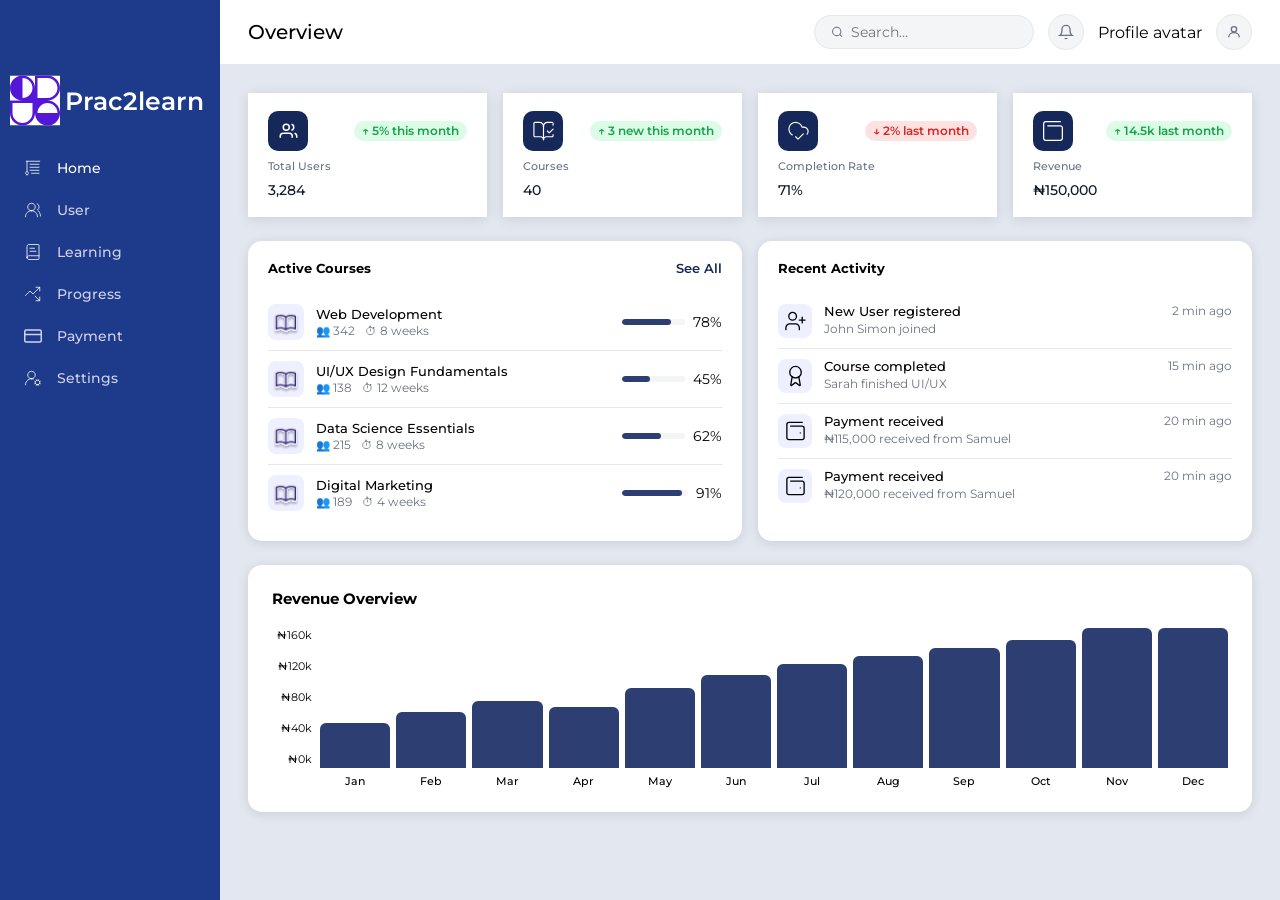
<file: Dashboard/index.html>
<!DOCTYPE html>
<html lang="en">
<head>
    <meta charset="UTF-8">
    <meta name="viewport" content="width=device-width, initial-scale=1.0">
    <title>Document</title>
    <link rel="stylesheet" href="style.css">
<link href="https://fonts.googleapis.com/css2?family=Montserrat:ital,wght@0,100..900;1,100..900&display=swap" rel="stylesheet">

</head>
<body>

 

<button class="hamburger" id="hamburger" aria-label="Open menu">
  <svg width="20" height="20" fill="none" stroke="currentColor" stroke-width="2" viewBox="0 0 24 24">
    <line x1="3" y1="6" x2="21" y2="6"/><line x1="3" y1="12" x2="21" y2="12"/><line x1="3" y1="18" x2="21" y2="18"/>
  </svg>
</button>
 
<div class="overlay" id="overlay"></div>

  <section class="sec">
    <div class="cont">
      <aside class="sidebar" id="sidebar">
        <div class="sidebar-logo">
            <div class="prac">
                <svg width="53" height="53" viewBox="0 0 53 53" fill="none" xmlns="http://www.w3.org/2000/svg"><g clip-path="url(#clip0_1159_201)"><rect width="53" height="53" fill="white"/>
            <path fill-rule="evenodd" clip-rule="evenodd" d="M13.25 0C20.5677 0 26.5 5.93222 26.5 13.25V0H39.75C47.0677 0 53 5.93222 53 13.25C53 20.5677 47.0677 26.5 39.75 26.5C47.0677 26.5 53 32.4323 53 39.75C53 43.3835 51.5373 46.6755 49.1688 49.0693L49.1192 49.1192L49.0752 49.1629C46.6809 51.535 43.3866 53 39.75 53C36.1382 53 32.8638 51.5548 30.4737 49.2112C30.4427 49.1807 30.4117 49.1499 30.3808 49.1192C30.3518 49.0902 30.3229 49.061 30.2941 49.0318C27.9474 46.6412 26.5 43.3646 26.5 39.75C26.5 47.0677 20.5677 53 13.25 53C5.93222 53 0 47.0677 0 39.75V26.5H13.25C5.93222 26.5 0 20.5677 0 13.25C0 5.93222 5.93222 0 13.25 0ZM23.85 13.25C23.85 19.1042 19.1042 23.85 13.25 23.85V2.65C19.1042 2.65 23.85 7.39578 23.85 13.25ZM50.35 39.75C50.35 33.8958 45.6042 29.15 39.75 29.15C33.8958 29.15 29.15 33.8958 29.15 39.75H50.35ZM2.65 29.15V39.75C2.65 45.6042 7.39578 50.35 13.25 50.35C19.1042 50.35 23.85 45.6042 23.85 39.75V29.15H2.65ZM29.15 23.85V2.65H39.75C45.6042 2.65 50.35 7.39578 50.35 13.25C50.35 19.1042 45.6042 23.85 39.75 23.85H29.15Z" fill="#5417D7"/>
        </g>
        <defs><clipPath id="clip0_1159_201"><rect width="53" height="53" fill="white"/></clipPath></defs></svg>
        
        <h2>Prac2learn</h2>
                    </div>
 

   <div nav-side>
    
    <a class="nav-item active" href="/Dashboard/index.html">
 
    <svg width="18" height="18" viewBox="0 0 45 45" fill="none" xmlns="http://www.w3.org/2000/svg">
<path d="M5.625 5.625H39.375" stroke="white" stroke-width="2" stroke-linecap="round" stroke-linejoin="round"/>
<path d="M37.5 13.125H15" stroke="white" stroke-width="2" stroke-linecap="round" stroke-linejoin="round"/>
<path d="M37.5 20.625H15" stroke="white" stroke-width="2" stroke-linecap="round" stroke-linejoin="round"/>
<path d="M18.75 35.625H37.5" stroke="white" stroke-width="2" stroke-linecap="round" stroke-linejoin="round"/>
<path d="M15 28.125H37.5" stroke="white" stroke-width="2" stroke-linecap="round" stroke-linejoin="round"/>
<path d="M7.5 5.625V31.875" stroke="white" stroke-width="2" stroke-linecap="round" stroke-linejoin="round"/>
<path d="M7.5 39.375C9.57107 39.375 11.25 37.6961 11.25 35.625C11.25 33.5539 9.57107 31.875 7.5 31.875C5.42893 31.875 3.75 33.5539 3.75 35.625C3.75 37.6961 5.42893 39.375 7.5 39.375Z" stroke="white" stroke-width="2" stroke-linecap="round" stroke-linejoin="round"/>
</svg>

    Home
  </a>
 
  <a class="nav-item" href="/dash/dash.html">
   
    <svg width="18" height="18" viewBox="0 0 45 45" fill="none" xmlns="http://www.w3.org/2000/svg">
<path d="M33.75 39.375C33.75 35.3968 32.1696 31.5814 29.3566 28.7684C26.5436 25.9554 22.7282 24.375 18.75 24.375C14.7718 24.375 10.9564 25.9554 8.1434 28.7684C5.33035 31.5814 3.75 35.3968 3.75 39.375" stroke="white" stroke-width="2" stroke-linecap="round" stroke-linejoin="round"/>
<path d="M18.75 24.375C23.9277 24.375 28.125 20.1777 28.125 15C28.125 9.82233 23.9277 5.625 18.75 5.625C13.5723 5.625 9.375 9.82233 9.375 15C9.375 20.1777 13.5723 24.375 18.75 24.375Z" stroke="white" stroke-width="2" stroke-linecap="round" stroke-linejoin="round"/>
<path d="M41.25 37.5C41.25 31.1812 37.5 25.3125 33.75 22.5C34.9827 21.5752 35.9683 20.3608 36.6198 18.9643C37.2713 17.5677 37.5685 16.0321 37.485 14.4934C37.4016 12.9546 36.9402 11.4602 36.1415 10.1422C35.3429 8.82434 34.2317 7.72362 32.9062 6.9375" stroke="white" stroke-width="2" stroke-linecap="round" stroke-linejoin="round"/>
</svg>

    User
  </a>
 
  <a class="nav-item" href="/Learning/index.html">
    <svg width="18" height="18" viewBox="0 0 45 45" fill="none" xmlns="http://www.w3.org/2000/svg">
<path d="M7.5 36.5625V8.4375C7.5 7.1943 7.99386 6.00201 8.87294 5.12294C9.75201 4.24386 10.9443 3.75 12.1875 3.75H35.625C36.1223 3.75 36.5992 3.94754 36.9508 4.29917C37.3025 4.65081 37.5 5.12772 37.5 5.625V39.375C37.5 39.8723 37.3025 40.3492 36.9508 40.7008C36.5992 41.0525 36.1223 41.25 35.625 41.25H12.1875C10.9443 41.25 9.75201 40.7561 8.87294 39.8771C7.99386 38.998 7.5 37.8057 7.5 36.5625ZM7.5 36.5625C7.5 35.3193 7.99386 34.127 8.87294 33.2479C9.75201 32.3689 10.9443 31.875 12.1875 31.875H37.5" stroke="white" stroke-width="2" stroke-linecap="round" stroke-linejoin="round"/>
<path d="M15 20.625H30" stroke="white" stroke-width="2" stroke-linecap="round" stroke-linejoin="round"/>
<path d="M15 13.125H26.25" stroke="white" stroke-width="2" stroke-linecap="round" stroke-linejoin="round"/>
</svg>

    Learning
  </a>
 
  <a class="nav-item" href="#">
    
    <svg width="18" height="18" viewBox="0 0 45 45" fill="none" xmlns="http://www.w3.org/2000/svg">
<path d="M27.8027 27.8025L39.3752 39.375" stroke="white" stroke-width="2" stroke-linecap="round" stroke-linejoin="round"/>
<path d="M39.375 30V39.375H30" stroke="white" stroke-width="2" stroke-linecap="round" stroke-linejoin="round"/>
<path d="M39.375 5.625L22.5 22.5L15 15L3.75 26.25" stroke="white" stroke-width="2" stroke-linecap="round" stroke-linejoin="round"/>
<path d="M39.375 15V5.625H30" stroke="white" stroke-width="2" stroke-linecap="round" stroke-linejoin="round"/>
</svg>

    Progress
  </a>
 
  <a class="nav-item" href="#">
    <svg width="18" height="18" fill="none" stroke="currentColor" stroke-width="2" viewBox="0 0 24 24">
      <rect x="1" y="4" width="22" height="16" rx="2"/><line x1="1" y1="10" x2="23" y2="10"/>
    </svg>
    Payment
  </a>
 
  <a class="nav-item" href="#">
    <svg width="18" height="18" viewBox="0 0 45 45" fill="none" xmlns="http://www.w3.org/2000/svg">
<path d="M26.8223 36.6188L28.5529 35.9026" stroke="white" stroke-width="2" stroke-linecap="round" stroke-linejoin="round"/>
<path d="M28.5529 31.5975L26.8223 30.8794" stroke="white" stroke-width="2" stroke-linecap="round" stroke-linejoin="round"/>
<path d="M31.597 28.5524L30.8789 26.8218" stroke="white" stroke-width="2" stroke-linecap="round" stroke-linejoin="round"/>
<path d="M31.597 38.9475L30.8789 40.68" stroke="white" stroke-width="2" stroke-linecap="round" stroke-linejoin="round"/>
<path d="M35.9023 28.5524L36.6205 26.8218" stroke="white" stroke-width="2" stroke-linecap="round" stroke-linejoin="round"/>
<path d="M36.6186 40.68L35.9023 38.9475" stroke="white" stroke-width="2" stroke-linecap="round" stroke-linejoin="round"/>
<path d="M3.75 39.3751C3.75022 37.0144 4.30761 34.6871 5.37686 32.5824C6.4461 30.4778 7.997 28.6552 9.90342 27.2629C11.8098 25.8706 14.018 24.948 16.3482 24.57C18.6784 24.192 21.065 24.3693 23.3137 25.0876" stroke="white" stroke-width="2" stroke-linecap="round" stroke-linejoin="round"/>
<path d="M38.9473 31.5975L40.6798 30.8794" stroke="white" stroke-width="2" stroke-linecap="round" stroke-linejoin="round"/>
<path d="M38.9473 35.9026L40.6798 36.6207" stroke="white" stroke-width="2" stroke-linecap="round" stroke-linejoin="round"/>
<path d="M18.75 24.375C23.9277 24.375 28.125 20.1777 28.125 15C28.125 9.82233 23.9277 5.625 18.75 5.625C13.5723 5.625 9.375 9.82233 9.375 15C9.375 20.1777 13.5723 24.375 18.75 24.375Z" stroke="white" stroke-width="2" stroke-linecap="round" stroke-linejoin="round"/>
<path d="M33.75 39.375C36.8566 39.375 39.375 36.8566 39.375 33.75C39.375 30.6434 36.8566 28.125 33.75 28.125C30.6434 28.125 28.125 30.6434 28.125 33.75C28.125 36.8566 30.6434 39.375 33.75 39.375Z" stroke="white" stroke-width="2" stroke-linecap="round" stroke-linejoin="round"/>
</svg>

    Settings
  </a>
 
</aside>

    </div>
  </section>

<div class="main">
 
  <header class="topbar">
    <h1>Overview</h1>
    <div class="topbar-right">
      <div class="search-box">
        <svg width="14" height="14" fill="none" stroke="currentColor" stroke-width="2" viewBox="0 0 24 24">
          <circle cx="11" cy="11" r="8"/><line x1="21" y1="21" x2="16.65" y2="16.65"/>
        </svg>
        <input type="text" placeholder="Search…"/>
      </div>
      <div class="icon-btn">
        <svg width="16" height="16" fill="none" stroke="currentColor" stroke-width="2" viewBox="0 0 24 24">
          <path d="M18 8A6 6 0 006 8c0 7-3 9-3 9h18s-3-2-3-9"/><path d="M13.73 21a2 2 0 01-3.46 0"/>
        </svg>
      </div>
      Profile avatar
      <div class="icon-btn">
        <svg width="16" height="16" fill="none" stroke="currentColor" stroke-width="2" viewBox="0 0 24 24">
          <circle cx="12" cy="8" r="4"/><path d="M4 20c0-4 3.6-7 8-7s8 3 8 7"/>
        </svg>
      </div>
    </div>
  </header>
 
   <div class="page-body">
    <div class="stat-grid">
      <div class="stat-card">
        <div class="stat-card-top">
          <div class="stat-icon">
            <svg width="23" height="18" fill="none" stroke="currentColor" stroke-width="2" viewBox="0 0 24 24">
              <path d="M17 21v-2a4 4 0 00-4-4H5a4 4 0 00-4 4v2"/><circle cx="9" cy="7" r="4"/>
              <path d="M23 21v-2a4 4 0 00-3-3.87"/><path d="M16 3.13a4 4 0 010 7.75"/>
            </svg>
          </div>
          <span class="stat-badge badge-green">↑ 5% this month</span>
        </div>
        <span class="stat-label">Total Users</span>
        <span class="stat-value">3,284</span>
      </div>

      
       <div class="stat-card">
        <div class="stat-card-top">
          <div class="stat-icon">
           <svg class="icon1" width="23" height="40" viewBox="0 0 40 40" fill="none" xmlns="http://www.w3.org/2000/svg">
<path d="M20 35.0001V11.6667" stroke="white" stroke-width="2" stroke-linecap="round" stroke-linejoin="round"/>
<path d="M26.667 20.0001L30.0003 23.3334L36.667 16.6667" stroke="white" stroke-width="2" stroke-linecap="round" stroke-linejoin="round"/>
<path d="M36.6663 10V6.66667C36.6663 6.22464 36.4907 5.80072 36.1782 5.48816C35.8656 5.17559 35.4417 5 34.9997 5H26.6663C24.8982 5 23.2025 5.70238 21.9523 6.95262C20.7021 8.20286 19.9997 9.89856 19.9997 11.6667C19.9997 9.89856 19.2973 8.20286 18.0471 6.95262C16.7968 5.70238 15.1011 5 13.333 5H4.99967C4.55765 5 4.13372 5.17559 3.82116 5.48816C3.5086 5.80072 3.33301 6.22464 3.33301 6.66667V28.3333C3.33301 28.7754 3.5086 29.1993 3.82116 29.5118C4.13372 29.8244 4.55765 30 4.99967 30H14.9997C16.3258 30 17.5975 30.5268 18.5352 31.4645C19.4729 32.4021 19.9997 33.6739 19.9997 35C19.9997 33.6739 20.5265 32.4021 21.4641 31.4645C22.4018 30.5268 23.6736 30 24.9997 30H34.9997C35.4417 30 35.8656 29.8244 36.1782 29.5118C36.4907 29.1993 36.6663 28.7754 36.6663 28.3333V26.1667" stroke="white" stroke-width="2" stroke-linecap="round" stroke-linejoin="round"/>
</svg> 

           </div>
          <span class="stat-badge badge-green">↑ 3 new this month</span>
        </div>
        <span class="stat-label">Courses</span>
        <span class="stat-value">40</span>
      </div> 
 
     
      <div class="stat-card">
        <div class="stat-card-top">
          <div class="stat-icon">
            <svg width="23" height="40" viewBox="0 0 40 40" fill="none" xmlns="http://www.w3.org/2000/svg">
<path d="M28.3333 25L19.1667 34.1667L15 30" stroke="white" stroke-width="2" stroke-linecap="round" stroke-linejoin="round"/>
<path d="M9.19316 26.7833C7.54027 25.8342 6.14508 24.4946 5.12961 22.8817C4.11414 21.2687 3.50932 19.4315 3.36804 17.5307C3.22675 15.63 3.55331 13.7236 4.31916 11.9782C5.085 10.2328 6.2668 8.70166 7.76121 7.51862C9.25562 6.33559 11.0171 5.5367 12.8917 5.19183C14.7662 4.84697 16.6967 4.96662 18.5143 5.54032C20.3319 6.11403 21.9813 7.12432 23.3181 8.48284C24.655 9.84136 25.6387 11.5067 26.1832 13.3333H29.1665C30.5821 13.3334 31.9688 13.7341 33.1663 14.489C34.3637 15.244 35.3231 16.3225 35.9334 17.5998C36.5437 18.8771 36.7801 20.301 36.6152 21.707C36.4503 23.113 35.8908 24.4436 35.0015 25.545" stroke="white" stroke-width="2" stroke-linecap="round" stroke-linejoin="round"/>
</svg>

          </div>
          <span class="stat-badge badge-red">↓ 2% last month</span>
        </div>
        <span class="stat-label">Completion Rate</span>
        <span class="stat-value">71%</span>
      </div>

    
       <div class="stat-card">
        <div class="stat-card-top">
          <div class="stat-icon">
            <svg width="20" height="32" viewBox="0 0 32 32" fill="none" xmlns="http://www.w3.org/2000/svg">
<path d="M7.66667 7.66667H27.6667C28.5507 7.66667 29.3986 8.01786 30.0237 8.64298C30.6488 9.2681 31 10.1159 31 11V27.6667C31 28.5507 30.6488 29.3986 30.0237 30.0237C29.3986 30.6488 28.5507 31 27.6667 31H4.33333C3.44928 31 2.60143 30.6488 1.97631 30.0237C1.35119 29.3986 1 28.5507 1 27.6667V4.33333C1 3.44928 1.35119 2.60143 1.97631 1.97631C2.60143 1.35119 3.44928 1 4.33333 1H27.6667" stroke="white" stroke-width="2" stroke-linecap="round" stroke-linejoin="round"/>
</svg>

          </div>
          <span class="stat-badge badge-green">↑ 14.5k last month</span>
        </div>
        <span class="stat-label">Revenue</span>
        <span class="stat-value">₦150,000</span>
      </div>
 
    </div>
 
   
    <div class="middle-row"> 
 
  
      <div class="card">
        <div class="card-header">
          <span class="card-title">Active Courses</span>
          <span class="see-all">See All</span>
        </div>
 

        <div class="course-item">
          <div class="course-icon">
            <svg width="26" height="40" viewBox="0 0 60 60" fill="none" xmlns="http://www.w3.org/2000/svg" xmlns:xlink="http://www.w3.org/1999/xlink">
<g filter="url(#filter0_d_805_193)">
<rect x="4" width="51.4209" height="51.4209" fill="url(#pattern0_805_193)" shape-rendering="crispEdges"/>
</g>
<defs>
<filter id="filter0_d_805_193" x="0" y="0" width="59.4209" height="59.4209" filterUnits="userSpaceOnUse" color-interpolation-filters="sRGB">
<feFlood flood-opacity="0" result="BackgroundImageFix"/>
<feColorMatrix in="SourceAlpha" type="matrix" values="0 0 0 0 0 0 0 0 0 0 0 0 0 0 0 0 0 0 127 0" result="hardAlpha"/>
<feOffset dy="4"/>
<feGaussianBlur stdDeviation="2"/>
<feComposite in2="hardAlpha" operator="out"/>
<feColorMatrix type="matrix" values="0 0 0 0 0 0 0 0 0 0 0 0 0 0 0 0 0 0 0.25 0"/>
<feBlend mode="normal" in2="BackgroundImageFix" result="effect1_dropShadow_805_193"/>
<feBlend mode="normal" in="SourceGraphic" in2="effect1_dropShadow_805_193" result="shape"/>
</filter>
<pattern id="pattern0_805_193" patternContentUnits="objectBoundingBox" width="1" height="1">
<use xlink:href="#image0_805_193" transform="scale(0.0104167)"/>
</pattern>
<image id="image0_805_193" width="96" height="96" preserveAspectRatio="none" xlink:href="[data-uri]"/>
</defs>
</svg>

          </div>
          <div class="course-info">
            <div class="course-name">Web Development</div>
            <div class="course-meta"><span>👥 342</span><span>⏱ 8 weeks</span></div>
          </div>
          <div class="progress-wrap">
            <div class="progress-bar"><div class="progress-fill" style="width:78%"></div></div>
            <span class="progress-pct">78%</span>
          </div>
        </div>
 
        <div class="course-item">
          <div class="course-icon">
            <svg width="26" height="40" viewBox="0 0 60 60" fill="none" xmlns="http://www.w3.org/2000/svg" xmlns:xlink="http://www.w3.org/1999/xlink">
<g filter="url(#filter0_d_805_193)">
<rect x="4" width="51.4209" height="51.4209" fill="url(#pattern0_805_193)" shape-rendering="crispEdges"/>
</g>
<defs>
<filter id="filter0_d_805_193" x="0" y="0" width="59.4209" height="59.4209" filterUnits="userSpaceOnUse" color-interpolation-filters="sRGB">
<feFlood flood-opacity="0" result="BackgroundImageFix"/>
<feColorMatrix in="SourceAlpha" type="matrix" values="0 0 0 0 0 0 0 0 0 0 0 0 0 0 0 0 0 0 127 0" result="hardAlpha"/>
<feOffset dy="4"/>
<feGaussianBlur stdDeviation="2"/>
<feComposite in2="hardAlpha" operator="out"/>
<feColorMatrix type="matrix" values="0 0 0 0 0 0 0 0 0 0 0 0 0 0 0 0 0 0 0.25 0"/>
<feBlend mode="normal" in2="BackgroundImageFix" result="effect1_dropShadow_805_193"/>
<feBlend mode="normal" in="SourceGraphic" in2="effect1_dropShadow_805_193" result="shape"/>
</filter>
<pattern id="pattern0_805_193" patternContentUnits="objectBoundingBox" width="1" height="1">
<use xlink:href="#image0_805_193" transform="scale(0.0104167)"/>
</pattern>
<image id="image0_805_193" width="96" height="96" preserveAspectRatio="none" xlink:href="[data-uri]"/>
</defs>
</svg> 

           </div>
          <div class="course-info">
            <div class="course-name">UI/UX Design Fundamentals</div>
            <div class="course-meta"><span>👥 138</span><span>⏱ 12 weeks</span></div>
          </div>
          <div class="progress-wrap">
            <div class="progress-bar"><div class="progress-fill" style="width:45%"></div></div>
            <span class="progress-pct">45%</span>
          </div>
        </div>
 
        <div class="course-item">
          <div class="course-icon">
            <svg width="26" height="40" viewBox="0 0 60 60" fill="none" xmlns="http://www.w3.org/2000/svg" xmlns:xlink="http://www.w3.org/1999/xlink">
<g filter="url(#filter0_d_805_193)">
<rect x="4" width="51.4209" height="51.4209" fill="url(#pattern0_805_193)" shape-rendering="crispEdges"/>
</g>
<defs>
<filter id="filter0_d_805_193" x="0" y="0" width="59.4209" height="59.4209" filterUnits="userSpaceOnUse" color-interpolation-filters="sRGB">
<feFlood flood-opacity="0" result="BackgroundImageFix"/>
<feColorMatrix in="SourceAlpha" type="matrix" values="0 0 0 0 0 0 0 0 0 0 0 0 0 0 0 0 0 0 127 0" result="hardAlpha"/>
<feOffset dy="4"/>
<feGaussianBlur stdDeviation="2"/>
<feComposite in2="hardAlpha" operator="out"/>
<feColorMatrix type="matrix" values="0 0 0 0 0 0 0 0 0 0 0 0 0 0 0 0 0 0 0.25 0"/>
<feBlend mode="normal" in2="BackgroundImageFix" result="effect1_dropShadow_805_193"/>
<feBlend mode="normal" in="SourceGraphic" in2="effect1_dropShadow_805_193" result="shape"/>
</filter>
<pattern id="pattern0_805_193" patternContentUnits="objectBoundingBox" width="1" height="1">
<use xlink:href="#image0_805_193" transform="scale(0.0104167)"/>
</pattern>
<image id="image0_805_193" width="96" height="96" preserveAspectRatio="none" xlink:href="[data-uri]"/>
</defs>
</svg>

          </div>
          <div class="course-info">
            <div class="course-name">Data Science Essentials</div>
            <div class="course-meta"><span>👥 215</span><span>⏱ 8 weeks</span></div>
          </div>
          <div class="progress-wrap">
            <div class="progress-bar"><div class="progress-fill" style="width:62%"></div></div>
            <span class="progress-pct">62%</span>
          </div>
        </div>
 
        <div class="course-item">
          <div class="course-icon">
            <svg width="26" height="40" viewBox="0 0 60 60" fill="none" xmlns="http://www.w3.org/2000/svg" xmlns:xlink="http://www.w3.org/1999/xlink">
<g filter="url(#filter0_d_821_620)">
<rect x="4" width="51.4209" height="51.4209" fill="url(#pattern0_821_620)" shape-rendering="crispEdges"/>
</g>
<defs>
<filter id="filter0_d_821_620" x="0" y="0" width="59.4209" height="59.4209" filterUnits="userSpaceOnUse" color-interpolation-filters="sRGB">
<feFlood flood-opacity="0" result="BackgroundImageFix"/>
<feColorMatrix in="SourceAlpha" type="matrix" values="0 0 0 0 0 0 0 0 0 0 0 0 0 0 0 0 0 0 127 0" result="hardAlpha"/>
<feOffset dy="4"/>
<feGaussianBlur stdDeviation="2"/>
<feComposite in2="hardAlpha" operator="out"/>
<feColorMatrix type="matrix" values="0 0 0 0 0 0 0 0 0 0 0 0 0 0 0 0 0 0 0.25 0"/>
<feBlend mode="normal" in2="BackgroundImageFix" result="effect1_dropShadow_821_620"/>
<feBlend mode="normal" in="SourceGraphic" in2="effect1_dropShadow_821_620" result="shape"/>
</filter>
<pattern id="pattern0_821_620" patternContentUnits="objectBoundingBox" width="1" height="1">
<use xlink:href="#image0_821_620" transform="scale(0.0104167)"/>
</pattern>
<image id="image0_821_620" width="96" height="96" preserveAspectRatio="none" xlink:href="[data-uri]"/>
</defs>
</svg>

          </div>
          <div class="course-info">
            <div class="course-name">Digital Marketing</div>
            <div class="course-meta"><span>👥 189</span><span>⏱ 4 weeks</span></div>
          </div>
          <div class="progress-wrap">
            <div class="progress-bar"><div class="progress-fill" style="width:91%"></div></div>
            <span class="progress-pct">91%</span>
          </div>
        </div>
  
      </div>
 
      
      <div class="card">
        <div class="card-header">
          <span class="card-title">Recent Activity</span>
        </div>
 
        <div class="activity-item">
          <div class="activity-icon">
            <svg width="23" height="30" viewBox="0 0 35 35" fill="none" xmlns="http://www.w3.org/2000/svg">
<path d="M23.3337 30.625V27.7083C23.3337 26.1612 22.7191 24.6775 21.6251 23.5835C20.5312 22.4896 19.0474 21.875 17.5003 21.875H8.75033C7.20323 21.875 5.7195 22.4896 4.62554 23.5835C3.53157 24.6775 2.91699 26.1612 2.91699 27.7083V30.625" stroke="black" stroke-width="2" stroke-linecap="round" stroke-linejoin="round"/>
<path d="M13.1253 16.0417C16.347 16.0417 18.9587 13.43 18.9587 10.2083C18.9587 6.98667 16.347 4.375 13.1253 4.375C9.90366 4.375 7.29199 6.98667 7.29199 10.2083C7.29199 13.43 9.90366 16.0417 13.1253 16.0417Z" stroke="black" stroke-width="2" stroke-linecap="round" stroke-linejoin="round"/>
<path d="M27.708 11.6667V20.4167" stroke="black" stroke-width="2" stroke-linecap="round" stroke-linejoin="round"/>
<path d="M32.083 16.0417H23.333" stroke="black" stroke-width="2" stroke-linecap="round" stroke-linejoin="round"/>
</svg>

          </div>
          <div class="activity-info">
            <div class="activity-title">New User registered</div>
            <div class="activity-sub">John Simon joined</div>
          </div>
          <span class="activity-time">2 min ago</span>
        </div>
 
        <div class="activity-item">
          <div class="activity-icon">
            <svg width="23" height="30" viewBox="0 0 35 35" fill="none" xmlns="http://www.w3.org/2000/svg">
<path d="M22.571 18.7979L24.7804 31.2316C24.8051 31.378 24.7846 31.5285 24.7215 31.6629C24.6584 31.7973 24.5558 31.9093 24.4274 31.9838C24.2989 32.0583 24.1508 32.0919 24.0028 32.0799C23.8548 32.068 23.714 32.0112 23.5991 31.917L18.3783 27.9985C18.1262 27.8102 17.8201 27.7084 17.5055 27.7084C17.1909 27.7084 16.8847 27.8102 16.6327 27.9985L11.4031 31.9156C11.2883 32.0095 11.1477 32.0663 10.9998 32.0782C10.852 32.0902 10.7041 32.0568 10.5757 31.9824C10.4474 31.9081 10.3447 31.7965 10.2815 31.6623C10.2183 31.5281 10.1975 31.3779 10.2218 31.2316L12.4297 18.7979" stroke="black" stroke-width="2" stroke-linecap="round" stroke-linejoin="round"/>
<path d="M17.5 20.4167C22.3325 20.4167 26.25 16.4992 26.25 11.6667C26.25 6.83426 22.3325 2.91675 17.5 2.91675C12.6675 2.91675 8.75 6.83426 8.75 11.6667C8.75 16.4992 12.6675 20.4167 17.5 20.4167Z" stroke="black" stroke-width="2" stroke-linecap="round" stroke-linejoin="round"/>
</svg>

          </div>
          <div class="activity-info">
            <div class="activity-title">Course completed</div>
            <div class="activity-sub">Sarah finished UI/UX</div>
          </div>
          <span class="activity-time">15 min ago</span>
        </div>
 
        <div class="activity-item">
          <div class="activity-icon">
            <svg width="23" height="30" viewBox="0 0 35 35" fill="none" xmlns="http://www.w3.org/2000/svg">
<path d="M24.792 20.4167H24.8066" stroke="black" stroke-width="2" stroke-linecap="round" stroke-linejoin="round"/>
<path d="M10.2083 10.2083H27.7083C28.4819 10.2083 29.2237 10.5156 29.7707 11.0626C30.3177 11.6096 30.625 12.3515 30.625 13.125V27.7083C30.625 28.4819 30.3177 29.2237 29.7707 29.7707C29.2237 30.3177 28.4819 30.625 27.7083 30.625H7.29167C6.51812 30.625 5.77625 30.3177 5.22927 29.7707C4.68229 29.2237 4.375 28.4819 4.375 27.7083V7.29167C4.375 6.51812 4.68229 5.77625 5.22927 5.22927C5.77625 4.68229 6.51812 4.375 7.29167 4.375H27.7083" stroke="black" stroke-width="2" stroke-linecap="round" stroke-linejoin="round"/>
</svg>

          </div>
          <div class="activity-info">
            <div class="activity-title">Payment received</div>
            <div class="activity-sub">₦115,000 received from Samuel</div>
          </div>
          <span class="activity-time">20 min ago</span>
        </div>
 
        <div class="activity-item">
          <div class="activity-icon">
            <svg width="23" height="30" viewBox="0 0 35 35" fill="none" xmlns="http://www.w3.org/2000/svg">
<path d="M24.792 20.4167H24.8066" stroke="black" stroke-width="2" stroke-linecap="round" stroke-linejoin="round"/>
<path d="M10.2083 10.2083H27.7083C28.4819 10.2083 29.2237 10.5156 29.7707 11.0626C30.3177 11.6096 30.625 12.3515 30.625 13.125V27.7083C30.625 28.4819 30.3177 29.2237 29.7707 29.7707C29.2237 30.3177 28.4819 30.625 27.7083 30.625H7.29167C6.51812 30.625 5.77625 30.3177 5.22927 29.7707C4.68229 29.2237 4.375 28.4819 4.375 27.7083V7.29167C4.375 6.51812 4.68229 5.77625 5.22927 5.22927C5.77625 4.68229 6.51812 4.375 7.29167 4.375H27.7083" stroke="black" stroke-width="2" stroke-linecap="round" stroke-linejoin="round"/>
</svg>

          </div>
          <div class="activity-info">
            <div class="activity-title">Payment received</div>
            <div class="activity-sub">₦120,000 received from Samuel</div>
          </div>
          <span class="activity-time">20 min ago</span>
        </div>
 
      </div>
 
    </div>
  
    

     <div class="chart-card">
      <div class="chart-title">Revenue Overview</div>
 
      <div class="chart-wrapper">

       
        <div class="y-axis">
          <span>₦160k</span>
          <span>₦120k</span>
          <span>₦80k</span>
          <span>₦40k</span>
          <span>₦0k</span>
        </div>
        
        <div class="chart-area" style="flex:1">
 
          <div class="chart-col">
            <div class="bar" style="height:28%"></div>
            <span class="bar-label">Jan</span>
          </div>
          <div class="chart-col">
            <div class="bar" style="height:35%"></div>
            <span class="bar-label">Feb</span>
          </div>
          <div class="chart-col">
            <div class="bar" style="height:42%"></div>
            <span class="bar-label">Mar</span>
          </div>
          <div class="chart-col">
            <div class="bar" style="height:38%"></div>
            <span class="bar-label">Apr</span>
          </div>
          <div class="chart-col">
            <div class="bar" style="height:50%"></div>
            <span class="bar-label">May</span>
          </div>
          <div class="chart-col">
            <div class="bar" style="height:58%"></div>
            <span class="bar-label">Jun</span>
          </div>
          <div class="chart-col">
            <div class="bar" style="height:65%"></div>
            <span class="bar-label">Jul</span>
          </div>
          <div class="chart-col">
            <div class="bar" style="height:70%"></div>
            <span class="bar-label">Aug</span>
          </div>
          <div class="chart-col">
            <div class="bar" style="height:75%"></div>
            <span class="bar-label">Sep</span>
          </div>
          <div class="chart-col">
            <div class="bar" style="height:80%"></div>
            <span class="bar-label">Oct</span>
          </div>
          <div class="chart-col">
            <div class="bar" style="height:90%"></div>
            <span class="bar-label">Nov</span>
          </div>
          <div class="chart-col">
            <div class="bar" style="height:100%"></div>
            <span class="bar-label">Dec</span>
          </div> 
 
        </div>
 
      </div>
    </div>
 
  </div>
</div>

<script src="script.js"></script>
</body>
</html>
</file>
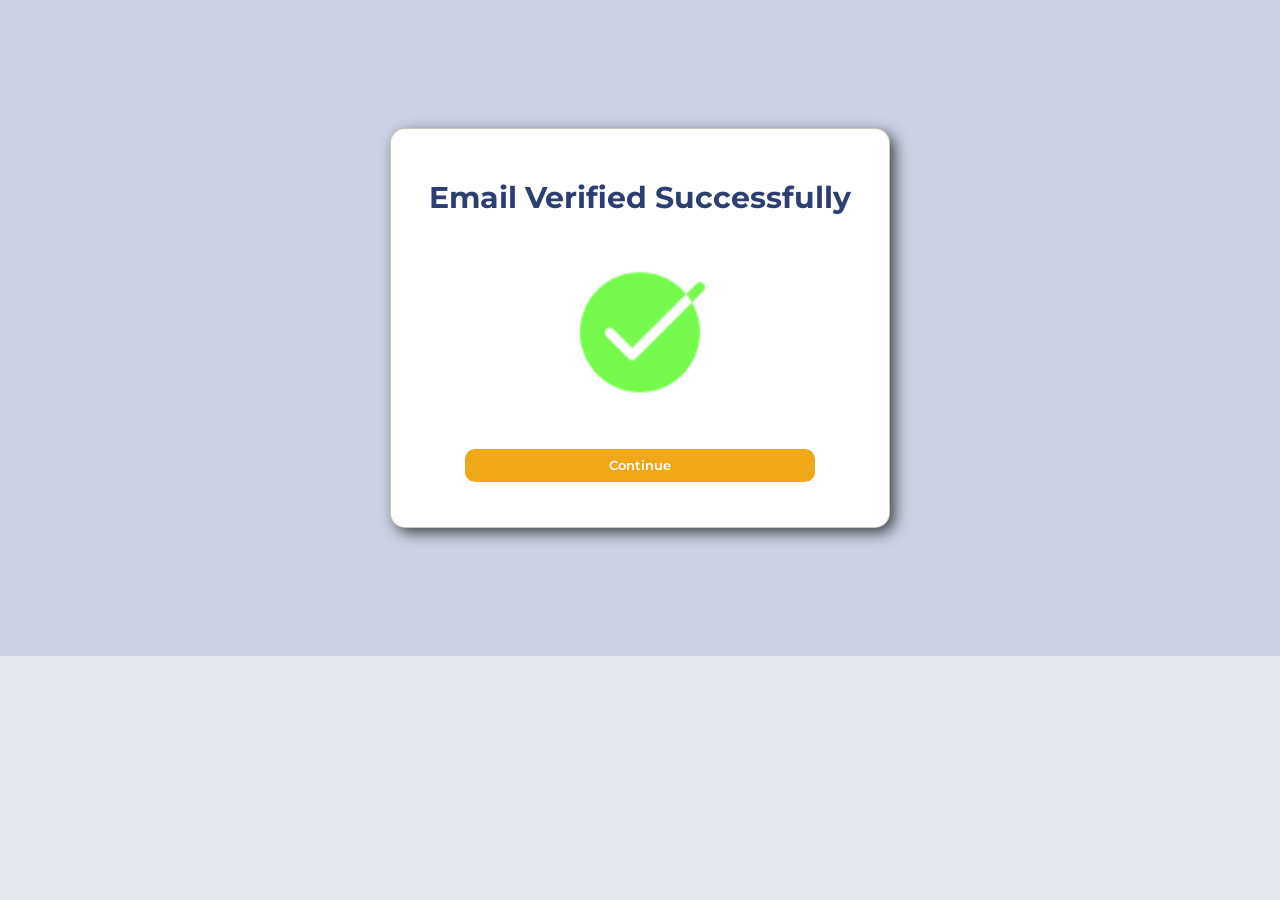
<file: emailVerify/index.html>
<!DOCTYPE html>
<html lang="en">
<head>
    <meta charset="UTF-8">
    <meta name="viewport" content="width=device-width, initial-scale=1.0">
    <title>Document</title>
    <link rel="stylesheet" href="style.css">
    <link rel="preconnect" href="https://fonts.googleapis.com">
<link rel="preconnect" href="https://fonts.gstatic.com" crossorigin>
<link href="https://fonts.googleapis.com/css2?family=Montserrat:ital,wght@0,100..900;1,100..900&display=swap" rel="stylesheet">
</head>
<body>
    <div class="verify-con">
        <div class="verify-sec">
            <p class="mainHeading">Email Verified Successfully</p>
            <svg width="404" height="404" viewBox="0 0 404 404" fill="none" xmlns="http://www.w3.org/2000/svg" xmlns:xlink="http://www.w3.org/1999/xlink">
<rect width="404" height="404" fill="url(#pattern0_924_273)"/>
<defs>
<pattern id="pattern0_924_273" patternContentUnits="objectBoundingBox" width="1" height="1">
<use xlink:href="#image0_924_273" transform="scale(0.0111111)"/>
</pattern>
<image id="image0_924_273" width="90" height="90" preserveAspectRatio="none" xlink:href="[data-uri]"/>
</defs>
</svg>



            <button class="conButton" type="submitbtn"><a href="/lms/index.html">Continue</a></button>
        </div>
    </div>
</body>
</html>
</file>
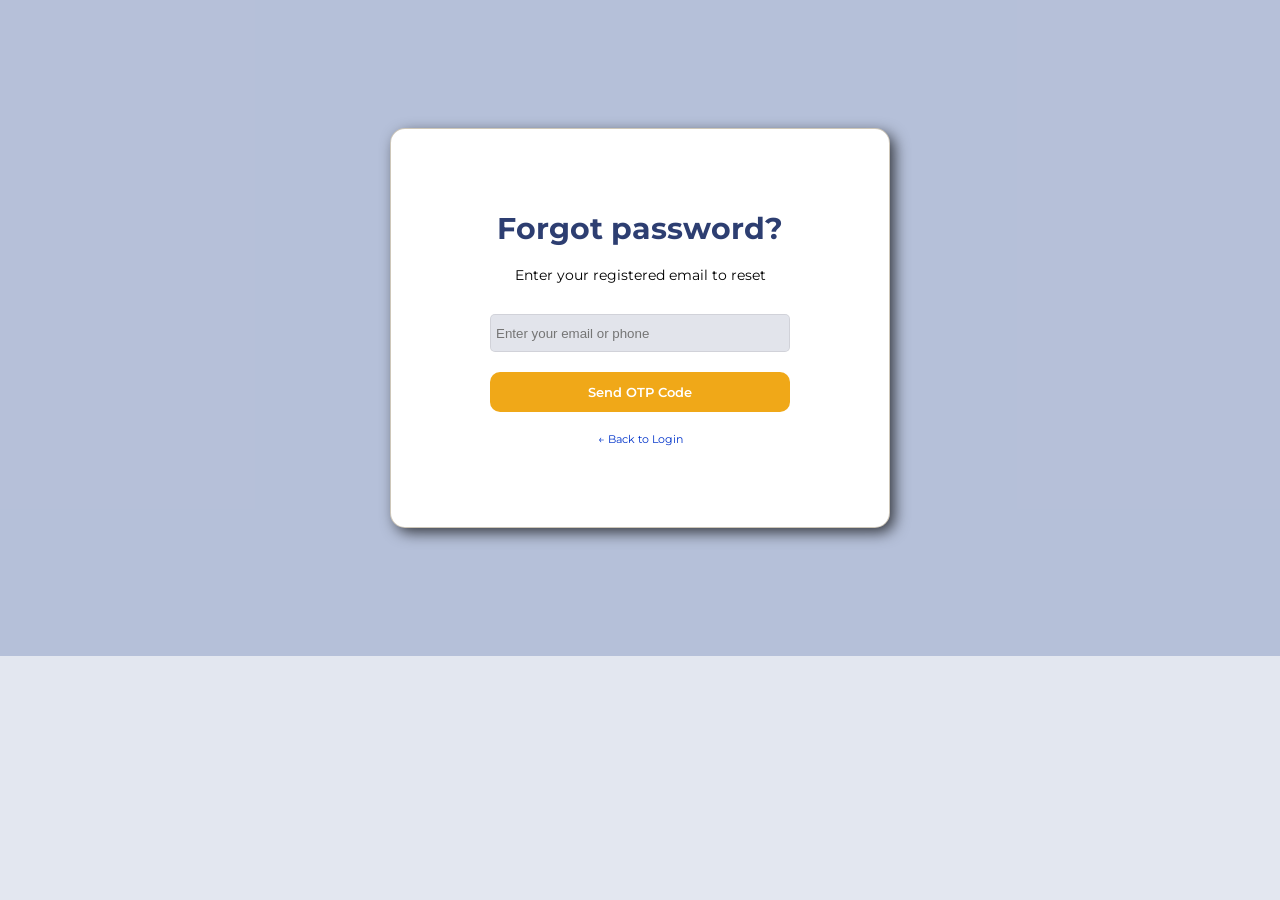
<file: Forget/index.html>
<!DOCTYPE html>
<html lang="en">
<head>
    <meta charset="UTF-8">
    <meta name="viewport" content="width=device-width, initial-scale=1.0">
    <title>Document</title>

    <link rel="stylesheet" href="style.css">
    <link rel="preconnect" href="https://fonts.gstatic.com" crossorigin>
<link href="https://fonts.googleapis.com/css2?family=Montserrat:ital,wght@0,100..900;1,100..900&display=swap" rel="stylesheet">
</head>
<body>
    <div class="form-sec">
         <div class="form-cont">
        <form class="otp-Form">
 
  <span class="mainHeading">Forgot password?</span>
  <p class="otpSubheading">Enter your registered email to reset</p>
  <div class="inputContainer">
  <input type="text" name="" id="" placeholder="Enter your email or phone">
  </div>
   <button class="verifyButton" type="submit"><a href="/verify/index.html">Send OTP Code</a></button>

     <a href="/lms/index.html"><p class="resendNote">← Back to Login</p></a>
     
</form>
</div>
</div>
</body>
</html>
</file>
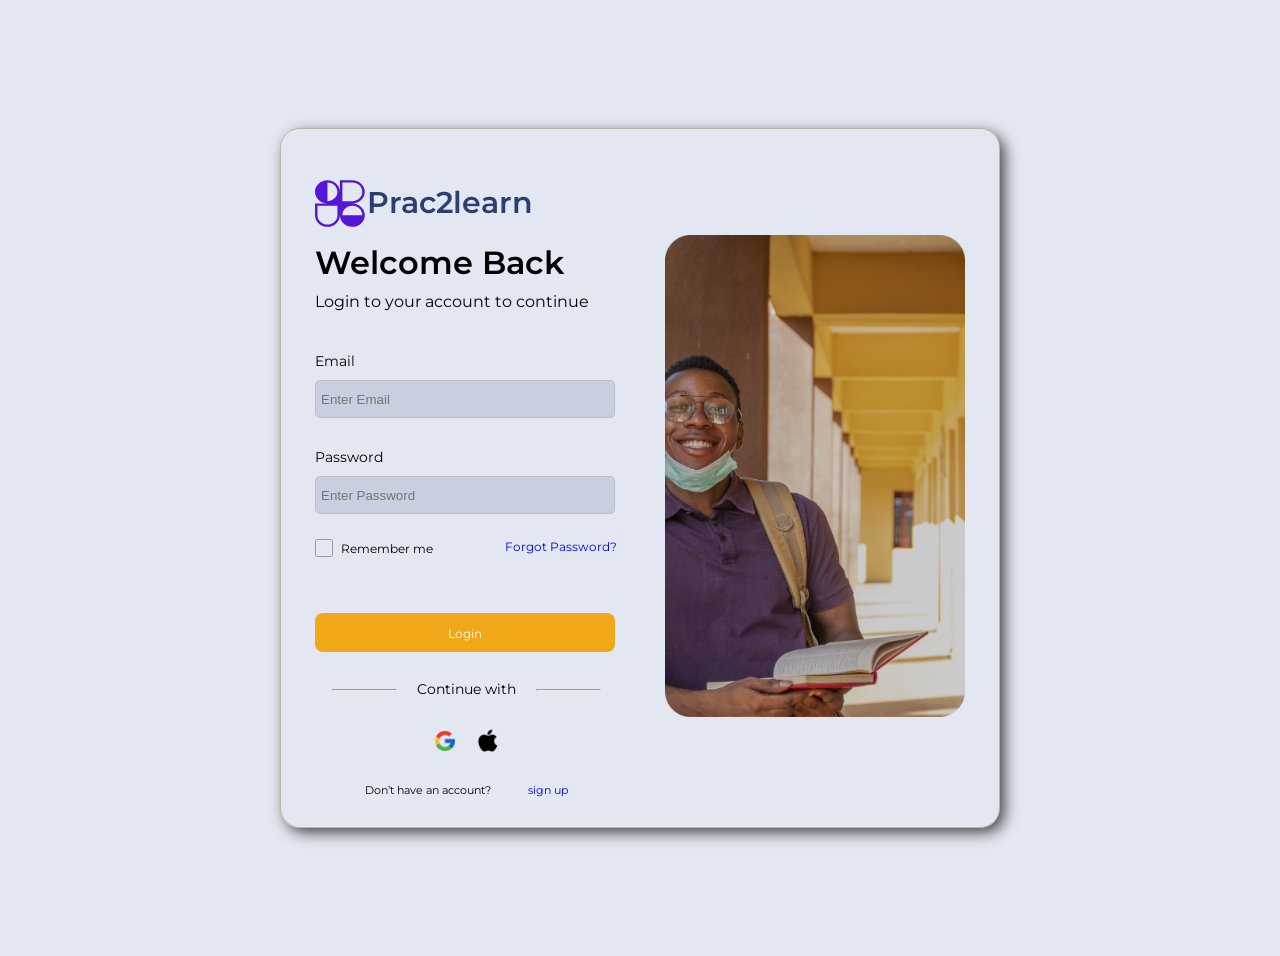
<file: lms/index.html>
<!doctype html>
<html lang="en">
  <head>
    <meta charset="UTF-8" />
    <meta name="viewport" content="width=device-width, initial-scale=1.0" />
    <title>Document</title>
    <link rel="stylesheet" href="style.css" />
    <link rel="preconnect" href="https://fonts.googleapis.com" />
    <link rel="preconnect" href="https://fonts.gstatic.com" crossorigin />
    <link
      href="https://fonts.googleapis.com/css2?family=Montserrat:ital,wght@0,100..900;1,100..900&display=swap"
      rel="stylesheet"
    />
  </head>
  <body>
    <div class="login-cont">
      <div class="login-box">
        <div class="login-de">
          <div class="lg-text">
            <div class="prac">
              <svg
                width="117"
                height="109"
                viewBox="0 0 117 109"
                fill="none"
                xmlns="http://www.w3.org/2000/svg"
              >
                <path
                  fill-rule="evenodd"
                  clip-rule="evenodd"
                  d="M29.1376 0C45.2296 0 58.2751 12.2002 58.2751 27.25V0H87.4127C103.505 0 116.55 12.2002 116.55 27.25C116.55 42.2996 103.505 54.5 87.4127 54.5C103.505 54.5 116.55 66.7004 116.55 81.75C116.55 89.2228 113.334 95.993 108.125 100.916L108.016 101.019L107.919 101.109C102.654 105.987 95.4098 109 87.4127 109C79.4701 109 72.2696 106.028 67.0135 101.208C66.9453 101.145 66.8771 101.082 66.8092 101.019C66.7454 100.959 66.6819 100.899 66.6187 100.839C61.4581 95.9224 58.2751 89.1838 58.2751 81.75C58.2751 96.7996 45.2296 109 29.1376 109C13.0453 109 0 96.7996 0 81.75V54.5H29.1376C13.0453 54.5 0 42.2996 0 27.25C0 12.2002 13.0453 0 29.1376 0ZM52.4476 27.25C52.4476 39.2899 42.0114 49.05 29.1376 49.05V5.45C42.0114 5.45 52.4476 15.2102 52.4476 27.25ZM110.723 81.75C110.723 69.7101 100.287 59.95 87.4127 59.95C74.5388 59.95 64.1026 69.7101 64.1026 81.75H110.723ZM5.82751 59.95V81.75C5.82751 93.7899 16.2638 103.55 29.1376 103.55C42.0114 103.55 52.4476 93.7899 52.4476 81.75V59.95H5.82751ZM64.1026 49.05V5.45H87.4127C100.287 5.45 110.723 15.2102 110.723 27.25C110.723 39.2899 100.287 49.05 87.4127 49.05H64.1026Z"
                  fill="#5417D7"
                />
              </svg>

              <h2>Prac2learn</h2>
            </div>

            <div class="prac-wel">
              <h2>Welcome Back</h2>
              <p>Login to your account to continue</p>
            </div>

            <div class="prac-email">
              <div class="prac1">
                <p>Email</p>
                <input type="email" name="" id="" placeholder="Enter Email" />
              </div>
              <div class="prac2">
                <p>Password</p>
                <div class="input-wrap">
                  <input
                    type="password"
                    name=""
                    id="password"
                    placeholder="Enter Password"
                  />
                </div>
              </div>
            </div>

            <div class="prac-action">
              <div class="checkbox-wrapper-46">
                <input type="checkbox" id="cbx-46" class="inp-cbx" />
                <label for="cbx-46" class="cbx"
                  ><span>
                    <svg viewBox="0 0 12 10" height="10px" width="12px">
                      <polyline
                        points="1.5 6 4.5 9 10.5 1"
                      ></polyline></svg></span
                  ><span>Remember me</span>
                </label>
              </div>

              <p><a href="#">Forgot Password?</a></p>
            </div>

            <div class="submit">
              <button><a href="/Dashboard/index.html">Login</a></button>
            </div>

            <div class="prac-con">
              <hr />
              <p>Continue with</p>
              <hr />
            </div>

            <div class="prac-social">
              <svg
                width="54"
                height="54"
                viewBox="0 0 54 54"
                fill="none"
                xmlns="http://www.w3.org/2000/svg"
                xmlns:xlink="http://www.w3.org/1999/xlink"
              >
                <rect width="54" height="54" fill="url(#pattern0_148_94)" />
                <defs>
                  <pattern
                    id="pattern0_148_94"
                    patternContentUnits="objectBoundingBox"
                    width="1"
                    height="1"
                  >
                    <use xlink:href="#image0_148_94" transform="scale(0.01)" />
                  </pattern>
                  <image
                    id="image0_148_94"
                    width="100"
                    height="100"
                    preserveAspectRatio="none"
                    xlink:href="[data-uri]"
                  />
                </defs>
              </svg>

              <svg
                width="54"
                height="54"
                viewBox="0 0 54 54"
                fill="none"
                xmlns="http://www.w3.org/2000/svg"
                xmlns:xlink="http://www.w3.org/1999/xlink"
              >
                <rect width="54" height="54" fill="url(#pattern0_148_95)" />
                <defs>
                  <pattern
                    id="pattern0_148_95"
                    patternContentUnits="objectBoundingBox"
                    width="1"
                    height="1"
                  >
                    <use xlink:href="#image0_148_95" transform="scale(0.01)" />
                  </pattern>
                  <image
                    id="image0_148_95"
                    width="100"
                    height="100"
                    preserveAspectRatio="none"
                    xlink:href="[data-uri]"
                  />
                </defs>
              </svg>
            </div>

            <div class="prac-s">
              <p>Don’t have an account?</p>
              <a href="/signup/index.html">sign up</a>
            </div>
          </div>

          <div class="lg-img">
            <img src="img/Rectangle 11 (2).png" width="300px" alt="" />
          </div>
        </div>
      </div>
    </div>

    <script src="script.js"></script>
  </body>
</html>
</file>
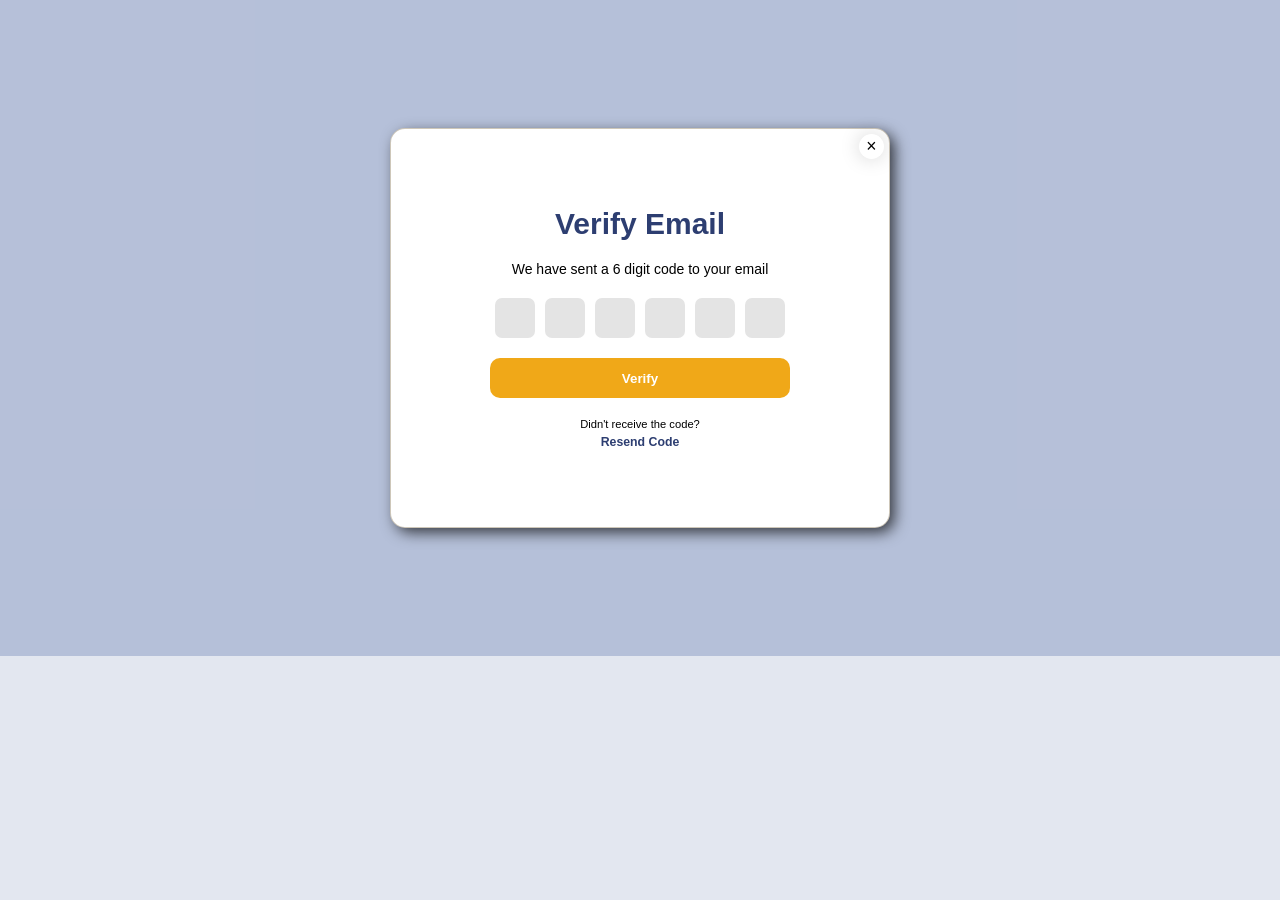
<file: verify/index.html>
<!DOCTYPE html>
<html lang="en">
<head>
    <meta charset="UTF-8">
    <meta name="viewport" content="width=device-width, initial-scale=1.0">
    <title>Document</title>
    <link rel="stylesheet" href="style.css">
    <link rel="preconnect" href="https://fonts.googleapis.com">

</head>
<body>
    <div class="form-sec">
         <div class="form-cont">
        <form class="otp-Form">
 
  <span class="mainHeading">Verify Email</span>
  <p class="otpSubheading">We have sent a 6 digit code to your email</p>
  <div class="inputContainer">
   <input required="required" maxlength="1" type="text" class="otp-input" id="otp-input1">
   <input required="required" maxlength="1" type="text" class="otp-input" id="otp-input2">
   <input required="required" maxlength="1" type="text" class="otp-input" id="otp-input3">
   <input required="required" maxlength="1" type="text" class="otp-input" id="otp-input4"> 
   <input required="required" maxlength="1" type="text" class="otp-input" id="otp-input5"> 
   <input required="required" maxlength="1" type="text" class="otp-input" id="otp-input6"> 
  </div>
   <button class="verifyButton" type="submit"><a href="/emailVerify/index.html">Verify</a></button>
     <button class="exitBtn">×</button>
     <p class="resendNote">Didn't receive the code? <button class="resendBtn">Resend Code</button></p>
     
</form>
</div>
</div>

</body>
</html>
</file>
<file: Dashboard/style.css>
*{
    margin: 0;
    padding: 0;
    box-sizing: border-box;
}
body{
  background: #1e3b8a1f;
  font-family: "Montserrat", sans-serif;
}

 .sidebar {
      display: flex;
  background: #1E3A8A;
  width: 220px;
      min-height: 100vh;
      flex-direction: column;
      padding: 28px 0;
      position: fixed;        
      top: 0; left: 0;
      z-index: 100;
      transition: transform .3s ease;
    }
 
    /* Logo area */
      .sidebar-logo{
  display: flex;
  flex-direction: column;
 }
    
    .sidebar-logo .logo-icon {
      width: 34px; height: 34px;
      border-radius: 8px;
      display: grid; place-items: center;
      font-size: .85rem; color: #fff;
    }

    .prac{
    display: flex;
    gap: 5px;
    margin-bottom: 20px;
    padding-top: 1em;
}

.prac svg{
    width: 50px;
    margin-top: 30px;
    margin-left: 10px;
}

.prac h2{
    margin-top: 42px;
    color: white;
    font-weight: 600;
    font-family: "Montserrat", sans-serif;
  font-size: 25px;
  font-style: normal;
}


 
    /* Nav links */
    .nav-item {
      display: flex;
      align-items: center;
      gap: 15px;
      padding: 12px 24px;
      font-size: .9rem;
      font-weight: 500;
      color: #d0d3ee;
      cursor: pointer;
      border-radius: 0;
      transition: background .2s, color .2s;
      text-decoration: none;
    }
    .nav-item:hover { 
      background: rgba(255,255,255,.07); 
      color: #fff; 
    }
    .nav-item.active {
      color: #fff;
    }
    .nav-item svg { flex-shrink: 0; }
 
    /* Hamburger  on mobile */
    .hamburger {
      display: none;
      position: fixed;
      top: 14px; left: 14px;
      z-index: 200;
      background: var(--sidebar-bg);
      border: none;
      border-radius: 8px;
      padding: 8px;
      cursor: pointer;
      color: #090909;
    }
 
   
    .overlay {
      display: none;
      position: fixed;
      inset: 0;
      background: rgba(0,0,0,.4);
      z-index: 99;
    }
    .overlay.visible { 
      display: block; 
    }
 

    .main {
      margin-left: 220px;      
      flex: 1;
      display: flex;
      flex-direction: column;
    }
 
    .topbar {
      background:  #ffffff;
      border-bottom: 1px solid #e5e7eb;
      padding: 14px 28px;
      display: flex;
      align-items: center;
      justify-content: space-between;
      position: sticky; top: 0;
      z-index: 50;
    }
    .topbar h1 {
      font-size: 1.25rem;
      font-weight: 500;
    }
    .topbar-right { 
      display: flex; 
      align-items: center; 
      gap: 14px; 
    }
 
    /* Search box */
    .search-box {
      display: flex;
      align-items: center;
      gap: 8px;
      background: #f4f5f7;
      border: 1px solid  #e5e7eb;
      border-radius: 50px;
      padding: 8px 16px;
      font-size: .85rem;
      color: #6b7280;
      width: 220px;
    }
    .search-box input {
      border: none; background: transparent;
      outline: none; font-family: inherit;
      font-size: .85rem; color:  #111827; width: 100%;
    }
 
    /* Icon buttons */
    .icon-btn {
      width: 36px; height: 36px;
      border-radius: 50%;
      background: #f4f5f7;
      border: 1px solid #e5e7eb;
      display: grid; place-items: center;
      cursor: pointer; color: #6b7280;
      transition: background .2s;
    }
    
 
    
    .page-body {
      padding: 28px;
      display: flex;
      flex-direction: column;
      gap: 24px;
      transition: ease 3s;

    }
 
    .stat-grid {
      display: grid;
      grid-template-columns: repeat(4, 1fr);   
      gap: 16px;
    }
 
    .stat-card {
      background: #ffffff;
      padding: 18px 20px;
      box-shadow:  0 2px 12px rgba(0,0,0,0.109);
      display: flex;
      flex-direction: column;
      gap: 8px;
    }
    .stat-card-top {
      display: flex;
      align-items: center;
      justify-content: space-between;
    }
    .stat-icon {
      width: 40px; height: 40px;
      border-radius: 10px;
      background: #16285A;
      display: grid; place-items: center;
      color: white;
    }
    
    .stat-badge {
      font-size: .72rem;
      font-weight: 600;
      padding: 3px 8px;
      border-radius: 50px;
    }
    .badge-green { background: #dcfce7; color: #16a34a; }
    .badge-red   { background: #fee2e2; color: #dc2626; }
 
    .stat-label {
      font-size: .7rem;
      color: #6b7280;
      font-weight: 500;
    }
    .stat-value {
      font-size: 14px;
      font-weight: 500;
      color: #111827;
    }
 
    .middle-row {
      display: grid;
      grid-template-columns: 1fr 1fr;
      gap: 16px;
    }
 
    /* Shared card style */
    .card {
      background: white;
      border-radius: 14px;
      padding: 20px;
      box-shadow: 0 2px 12px rgba(0, 0, 0, 0.109);
    }
    .card-header {
      display: flex;
      align-items: center;
      justify-content: space-between;
      margin-bottom: 18px;
    }
    .card-title {
      font-size: .8rem;
      font-weight: 700;
    }
    .see-all {
      font-size: .8rem;
      color: #16285A;
      font-weight: 600;
      cursor: pointer;
    }
 
    /* Course row */
    .course-item {
      display: flex;
      align-items: center;
      gap: 12px;
      padding: 10px 0;
      border-bottom: 1px solid #e5e7eb;
    }
    .course-item:last-child { 
      border-bottom: none; 
    }
 
    .course-icon {
      width: 36px; height: 36px;
      border-radius: 8px;
      background: #eef0ff;
      display: grid; place-items: center;
      color: #2D3E72;
      flex-shrink: 0;
    }
    .course-info { 
      flex: 1; 
    }
    .course-name { 
      font-size: .8rem; 
      font-weight: 500; 
      margin-bottom: 2px; 
    }
    .course-meta { 
      font-size: .72rem; 
      color: #6b7280; 
      display: flex; 
      gap: 10px; 
    }
 
    /* Progress bar */
    .progress-wrap { 
      display: flex; 
      align-items: center; 
      gap: 8px; 
      min-width: 100px;
     }
    .progress-bar {
      flex: 1;
      height: 6px;
      background: #f4f5f7;
      border-radius: 50px;
      overflow: hidden;
    }
    .progress-fill {
      height: 100%;
      background: #2D3E72;
      border-radius: 50px;
    }
    .progress-pct { 
      font-size: 14px; 
      font-weight: 400; 
      
      color: black; 
    }
 
    /* Activity item */
    .activity-item {
      display: flex;
      gap: 12px;
      padding: 10px 0;
      border-bottom: 1px solid #e5e7eb;
    }
    .activity-item:last-child { 
      border-bottom: none; 
    }
    .activity-icon {
      width: 34px; height: 34px;
      border-radius: 8px;
      background: #eef0ff;
      display: grid; place-items: center;
      color: #2D3E72;
      flex-shrink: 0;
      cursor: pointer;
    }
    .activity-info {
       flex: 1;
       }
    .activity-title { 
      font-size: .8rem; 
      font-weight: 500;
    }
    .activity-sub   { 
      font-size: .75rem; 
      color: #6b7280; 
      margin-top: 2px;
     }
    .activity-time  { 
      font-size: .72rem; 
      color: #6b7280; 
      white-space: nowrap; 
    }
 
   
    .chart-card {
       background: white; 
       border-radius: 14px; 
       padding: 24px; 
       box-shadow: 0 2px 12px rgba(0, 0, 0, 0.109); 
      }
    .chart-title { 
      font-size: .95rem; 
      font-weight: 700; 
      margin-bottom: 20px; 
    }
 
    .chart-area {
      display: flex;
      align-items: flex-end;
      gap: 6px;
      height: 160px;
    }
    .chart-col {
      flex: 1;
      display: flex;
      flex-direction: column;
      align-items: center;
      gap: 6px;
      height: 100%;
      justify-content: flex-end;
    }
    .bar {
      width: 100%;
      background: #2D3E72;
      border-radius: 6px 6px 0 0;
      transition: opacity .2s;
      cursor: pointer;
    }
    .bar:hover { 
      opacity: .75; 
    }
    .bar-label {
       font-size: .7rem; 
       color: black; 
       font-weight: 500; 
      }
 
   
    .chart-wrapper { 
      display: flex; 
      gap: 8px; 
    }
    .y-axis {
      display: flex;
      flex-direction: column;
      justify-content: space-between;
      padding-bottom: 22px;
      font-size: .7rem;
      color: black;
      text-align: right;
      min-width: 40px;
    }

     /* For Tablet */
    @media (max-width: 1024px) {
      .stat-grid { 
        grid-template-columns: repeat(2, 1fr); 
      }
    }
 
    /* For Mobile */
    @media (max-width: 768px) {
      
      .hamburger { 
        display: grid; 
        place-items: center; 
      }
      .sidebar {
        transform: translateX(-100%);   
      }
      .sidebar.open { 
        transform: translateX(0); 
      }
 
      /* Main takes full width */
      .main { 
        margin-left: 0; 
      }
      .topbar { 
        padding: 14px 16px 14px 60px; 
      } 
 
      .page-body { 
        padding: 16px;
       }
      .stat-grid { 
        grid-template-columns: repeat(2, 1fr); gap: 12px; 
      }
      .middle-row { 
        grid-template-columns: 1fr;
       }
      .search-box { 
        width: 140px;
       }
       .chart-area {
      display: flex;
      align-items: flex-end;
      gap: 1px;
      height: 160px;
      width: 80px;
    }

    .bar {
      width: 80%;
      background: #2D3E72;
      border-radius: 6px 6px 0 0;
      transition: opacity .2s;
      cursor: pointer;
    }
       
    }
 
    @media (max-width: 480px) {
      .stat-grid { grid-template-columns: 1fr 1fr; 
        gap: 10px; 
      }
      .stat-value { 
        font-size: 1.2rem;
       }
      .search-box { 
        display: none; 
      }   
    }
</file>
<file: emailVerify/style.css>
*{
    margin: 0;
    padding: 0;
    box-sizing: border-box;
}
body{
  background-color: #1e3b8a1f;
}

.verify-con{
    display: flex;
    justify-content: center;
    align-items: center;
    padding: 8em;
background: #1e3b8a1f;
}
.verify-sec {
  display: flex;
    justify-content: center;
    align-items: center;
    flex-direction: column;
     width: 500px;
    height: 400px;
 background: white;
  padding: 20px 30px;
  gap: 20px;
  position: relative;
   border: 1px solid #4f350346;
    box-shadow: 5px 5px 15px -1px rgba(0,0,0,0.75);
  border-radius: 15px;
}

.verify-sec svg{
    width: 150px;
}
.mainHeading {
  font-size: 30px;
   color: #2D3E71;
  font-weight: 700;
  font-family: "Montserrat", sans-serif;
  padding-top: 1em;
}

.conButton {
  width: 350px;
  height: 70px;
  margin-bottom: 25px;
  background-color: #F0A818;
      color: #fff;
      border: none;
  font-weight: 600;
  cursor: pointer;
  border-radius: 10px;
  transition-duration: .2s;
  font-family: "Montserrat", sans-serif;
  font-family: "Montserrat", sans-serif;
}

.conButton:hover {
   background-color: #F0A818;
      color: #fff;
      border: none;
  transition-duration: .2s;
}

.conButton a{
    text-decoration: none;
    color: #fff;
}

  @media (max-width: 768px) {
  .verify-sec {
    width: 300px;
  }
  .conButton{
    width: 200px;
  }
}
 
@media (max-width: 480px) {
  .verify-sec {
    width: 250px;
  }
  .conButton{
    width: 200px;
  }
}
</file>
<file: Forget/style.css>
*{
    margin: 0;
    padding: 0;
    box-sizing: border-box;
}

body{
  background-color: #1e3b8a1f;
}

.form-sec{
  background-color: #1e3b8a1f;
}
.form-cont{
    display: flex;
    justify-content: center;
    align-items: center;
    padding: 8em;
background-color: #1e3b8a1f;
}

.otp-Form {
  display: flex;
    justify-content: center;
    align-items: center;
    flex-direction: column;
     width: 500px;
    height: 400px;
 background: white;
 
  padding: 20px 30px;
  gap: 20px;
  position: relative;
   border: 1px solid #4f350346;
    box-shadow: 5px 5px 15px -1px rgba(0,0,0,0.75);
  border-radius: 15px;
}

.mainHeading {
  font-size: 30px;
   color: #2D3E71;
  font-weight: 700;
  font-family: "Montserrat", sans-serif;
}

.otpSubheading {
  font-size: 14px;
  color: black;
  line-height: 17px;
  text-align: center;
  font-family: "Montserrat", sans-serif;
}

.inputContainer {
  width: 100%;
  display: flex;
  flex-direction: row;
  gap: 10px;
  align-items: center;
  justify-content: center;
}


.otp-input:focus,
.otp-input:valid {
  background-color:#2d3e712d;
  transition-duration: .3s;
}

.verifyButton {
  width: 300px;
  height: 40px;
  background-color: #F0A818;
      color: #fff;
      border: none;
  font-weight: 600;
  cursor: pointer;
  border-radius: 10px;
  transition-duration: .2s;
  font-family: "Montserrat", sans-serif;
}

input{
    margin-top: 10px;

   padding-left: 5px;
  width: 300px;
  height: 38px;
  outline: none;
  cursor: pointer;
  border-radius: 5px;
  border-color: none;
  border: 1px solid rgba(0, 0, 0, 0.077);
  background-color: #2d3e7123;
}

.verifyButton:hover {
   background-color: #F0A818;
      color: #fff;
      border: none;
  transition-duration: .2s;
}

.verifyButton a{
  text-decoration: none;
  color: #fff;
}


.resendNote {
  font-size: 0.7em;
  color: black;
  width: 100%;
  display: flex;
  flex-direction: column;
  align-items: center;
  justify-content: center;
  gap: 5px;
  font-family: "Montserrat", sans-serif;
 color: #0133ca;
}

a{
    text-decoration: none;
    color: #0440f3;
}
</file>
<file: lms/style.css>
*{
    margin: 0;
    padding: 0;
    box-sizing: border-box;
}

.login-cont{
    padding: 8em;
    background-color: #1e3b8a1f;
}

.login-box{
    display: flex;
    justify-content: center;
    align-items: center;
}

.login-de{
    display: flex;
    justify-content: center;
    align-items: center;
    gap: 3em;
    background-color: white transparent;
    width: 720px;
    height: 700px;
    border-radius: 20px;
    border: 1px solid #4f350346;
    box-shadow: 5px 5px 15px -1px rgba(0,0,0,0.75);
    
}

.prac{
    display: flex;
    gap: 2px;
    margin-top: -10px;
    
}

.prac svg{
    width: 50px;
}

.prac h2{
    margin-top: 35px;
    color: #2D3E71;
    font-weight: 600;
    font-family: "Montserrat", sans-serif;
  font-size: 30px;
  font-style: normal;
}

.prac-wel h2{
    margin-top: -15px;
    font-size: 32px;
    margin-bottom: 10px;
    font-family: "Montserrat", sans-serif;
  font-optical-sizing: auto;
  font-weight: 600;
  font-style: normal;
}
.prac-wel p{
    font-family: "Montserrat", sans-serif;
  font-style: normal;
}

.prac-email{
    padding-top: 2.6em;
}
.prac-email p{
    font-family: "Montserrat", sans-serif;
  font-size: 14px;
  font-style: normal;
}
.prac1 input{
  margin-top: 10px;
  padding-left: 5px;
  width: 300px;
  height: 38px;
  outline: none;
  cursor: pointer;
  border-radius: 5px;
  border-color: none;
  border: 1px solid rgba(0, 0, 0, 0.077);
  background-color: #2d3e7123;
}
.prac2{
    margin-top: 30px;
    display: flex;
    flex-direction: column;
}
.prac2 p{
    font-family: "Montserrat", sans-serif;
  font-size: 14px;
 
  font-style: normal;
}
.prac2 input{
    margin-top: 10px;

   padding-left: 5px;
  width: 300px;
  height: 38px;
  outline: none;
  cursor: pointer;
  border-radius: 5px;
  border-color: none;
  border: 1px solid rgba(0, 0, 0, 0.077);
  background-color: #2d3e7123;
}
.prac-action{
    display: flex;
    gap: 6em;
    margin-top: 25px;
    font-family: "Montserrat", sans-serif;
 font-size: 12px;

  font-style: normal;
}
.prac-action input{
    outline: none;
    border: 0px;
    padding: 20px;
    margin-top: px;
   
}
.prac-action label{
  outline: none;
    border: 0px;
    
}

.checkbox-wrapper-46 input[type="checkbox"] {
  display: none;
  visibility: hidden;
}

.checkbox-wrapper-46 .cbx {
  margin: auto;
  -webkit-user-select: none;
  user-select: none;
  cursor: pointer;
}
.checkbox-wrapper-46 .cbx span {
  display: inline-block;
  vertical-align: middle;
  transform: translate3d(0, 0, 0);
}
.checkbox-wrapper-46 .cbx span:first-child {
  position: relative;
  width: 18px;
  height: 18px;
  border-radius: 3px;
  transform: scale(1);
  vertical-align: middle;
  border: 1px solid #9098a9;
  transition: all 0.2s ease;
}
.checkbox-wrapper-46 .cbx span:first-child svg {
  position: absolute;
  top: 3px;
  left: 2px;
  fill: none;
  stroke: #ffffff;
  stroke-width: 2;
  stroke-linecap: round;
  stroke-linejoin: round;
  stroke-dasharray: 16px;
  stroke-dashoffset: 16px;
  transition: all 0.3s ease;
  transition-delay: 0.1s;
  transform: translate3d(0, 0, 0);
}
.checkbox-wrapper-46 .cbx span:first-child:before {
  content: "";
  width: 100%;
  height: 100%;
  background: #F0A818;
  display: block;
  transform: scale(0);
  opacity: 1;
  border-radius: 50%;
}
.checkbox-wrapper-46 .cbx span:last-child {
  padding-left: 8px;
}
.checkbox-wrapper-46 .cbx:hover span:first-child {
  border-color: black;
}

.checkbox-wrapper-46 .inp-cbx:checked + .cbx span:first-child {
  background: #F0A818;
  border-color: #F0A818;
  animation: wave-46 0.4s ease;
}
.checkbox-wrapper-46 .inp-cbx:checked + .cbx span:first-child svg {
  stroke-dashoffset: 0;
}
.checkbox-wrapper-46 .inp-cbx:checked + .cbx span:first-child:before {
  transform: scale(3.5);
  opacity: 0;
  transition: all 0.6s ease;
}

@keyframes wave-46 {
  50% {
    transform: scale(0.9);
  }
}
.prac-action a{
    text-decoration: none;
}


.input-wrap {
      position: relative ;
      display: flex;
      align-items: center;
    }

    #eyeOpen{
        width: 20px
    }
    #eyeClosed{
        width: 20px
    }

    
    .eye-btn {
      position: absolute;
      width: 25px;
      right: 42rem;
      top: 30.5rem;

      background: none;
      border: 0px solid;
      cursor: pointer;
      padding: 4px;
      color: #777;
    }

    .eye-btn:hover {
      color: #333;
    }

    .submit{
       margin-top: 3rem;
    }

    .submit button {
      width: 300px;
      
      padding: 11px;
      font-size: 15px;
      background-color: #F0A818;
      color: #fff;
      border: none;
      border-radius: 8px;
      cursor: pointer;
      margin-top: 0.5rem;
    }
    .submit button a{
        text-decoration: none;
        color: white;
        font-family: "Montserrat", sans-serif;
  font-size: 12px;
  font-style: normal;
    }

    .prac-con{
        display: flex;
        padding-top: 2em;
        justify-content: center;
        gap: 20px;
        font-family: "Montserrat", sans-serif;
  font-size: 14px;
  font-style: normal;
    }
    .prac-con hr{
        width: 65px;
        height: 0px;
        margin-top: 9px;
        
    }
    .prac-social{
        display: flex;
        gap: 19px;
        justify-content: center;
        padding-top: 1em;
    }

    .prac-social svg{
        width: 24px;
        cursor: pointer;
    }
    .prac-s{
        display: flex;
        justify-content: center;
    gap: 37px;
    margin-top: 15px;
    font-family: "Montserrat", sans-serif;
  font-size: 11px;
  font-style: normal;
    }
    .prac-s a{
        text-decoration: none;
    }

    @media (max-width: 1024px) {
     .prac1 input{
      width: 250px;
     
     }

  
     .prac2 input{
      width: 250px;
     }
     
     .lg-text{
      padding: 2.5em;
     }
     .login-de{
      gap: 0em;
     }
    }
 
   
    @media (max-width: 768px) {
  .login-de {
    flex-direction: column;        
    padding: 20px 10px;
    gap: 0;
    width: 370px;
    height: 730px;
  }
 
  .lg-img {
    display: none;                 
  }
 
  .lg-text {
    width: 100%;

  }

  .prac-action label{
   width: 20px;
   
  }
 .prac-action span{
  padding: 0.5em;

 }
  .prac-s{
    margin-bottom: 30px;
  }
  .prac h2 {
    font-size: 18px;
  }
}
 
@media (max-width: 480px) {
  .login-cont {
    padding: 12px;
  }
  .login-de {
    padding: 24px 16px;
  }
  .prac2 h2 {
    font-size: 18px;
  }
  .prac h2 {
    font-size: 16px;
  }
}
</file>
<file: verify/style.css>
*{
    margin: 0;
    padding: 0;
    box-sizing: border-box;
}

body{
  background-color: #1e3b8a1f;
}

.form-sec{
  background-color: #1e3b8a1f;
}
.form-cont{
    display: flex;
    justify-content: center;
    align-items: center;
    padding: 8em;
background-color: #1e3b8a1f;
}

.otp-Form {
  display: flex;
    justify-content: center;
    align-items: center;
    flex-direction: column;
     width: 500px;
    height: 400px;
 background: white;
 
  padding: 20px 30px;
  gap: 20px;
  position: relative;
   border: 1px solid #4f350346;
    box-shadow: 5px 5px 15px -1px rgba(0,0,0,0.75);
  border-radius: 15px;
}

.mainHeading {
  font-size: 30px;
   color: #2D3E71;
  font-weight: 700;
  font-family: "Montserrat", sans-serif;
}

.otpSubheading {
  font-size: 14px;
  color: black;
  line-height: 17px;
  text-align: center;
  font-family: "Montserrat", sans-serif;
}

.inputContainer {
  width: 100%;
  display: flex;
  flex-direction: row;
  gap: 10px;
  align-items: center;
  justify-content: center;
}

.otp-input {
  background-color: rgb(228, 228, 228);
  width: 40px;
  height: 40px;
  text-align: center;
  border: none;
  border-radius: 7px;
  caret-color: #2D3E71;
  color: rgb(44, 44, 44);
  outline: none;
  font-weight: 600;
  font-family: "Montserrat", sans-serif;
}

.otp-input:focus,
.otp-input:valid {
  background-color:#2d3e712d;
  transition-duration: .3s;
}

.verifyButton {
  width: 300px;
  height: 40px;
  background-color: #F0A818;
      color: #fff;
      border: none;
  font-weight: 600;
  cursor: pointer;
  border-radius: 10px;
  transition-duration: .2s;
  font-family: "Montserrat", sans-serif;
}

.verifyButton:hover {
   background-color: #F0A818;
      color: #fff;
      border: none;
  transition-duration: .2s;
}

.verifyButton a{
  text-decoration: none;
  color: #fff;
}

.exitBtn {
  position: absolute;
  top: 5px;
  right: 5px;
  box-shadow: 0px 0px 20px rgba(0, 0, 0, 0.171);
  background-color: rgb(255, 255, 255);
  border-radius: 50%;
  width: 25px;
  height: 25px;
  border: none;
  color: black;
  font-size: 1.1em;
  cursor: pointer;
}

.resendNote {
  font-size: 0.7em;
  color: black;
  width: 100%;
  display: flex;
  flex-direction: column;
  align-items: center;
  justify-content: center;
  gap: 5px;
  font-family: "Montserrat", sans-serif;
}

.resendBtn {
  background-color: transparent;
  border: none;
  color: #2D3E71;
  cursor: pointer;
  font-size: 1.1em;
  font-weight: 700;
  font-family: "Montserrat", sans-serif;
}
</file>
